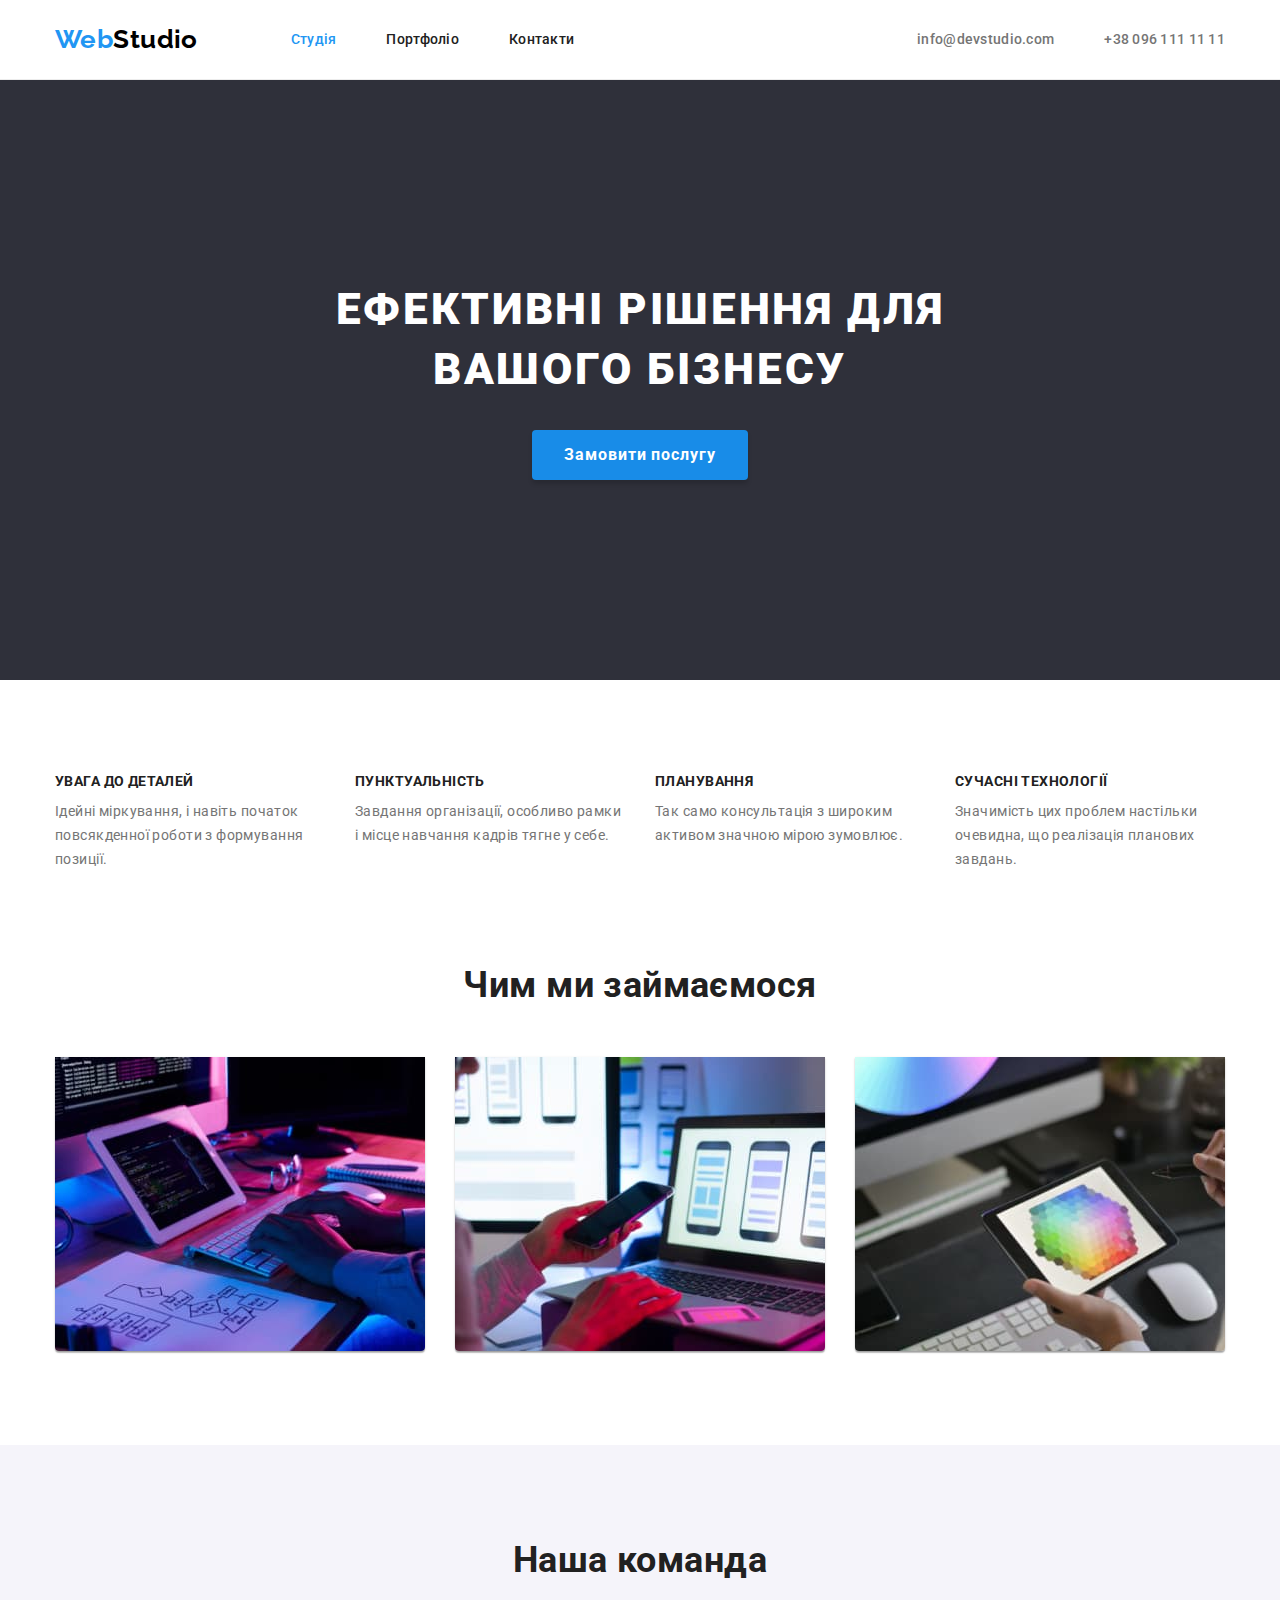
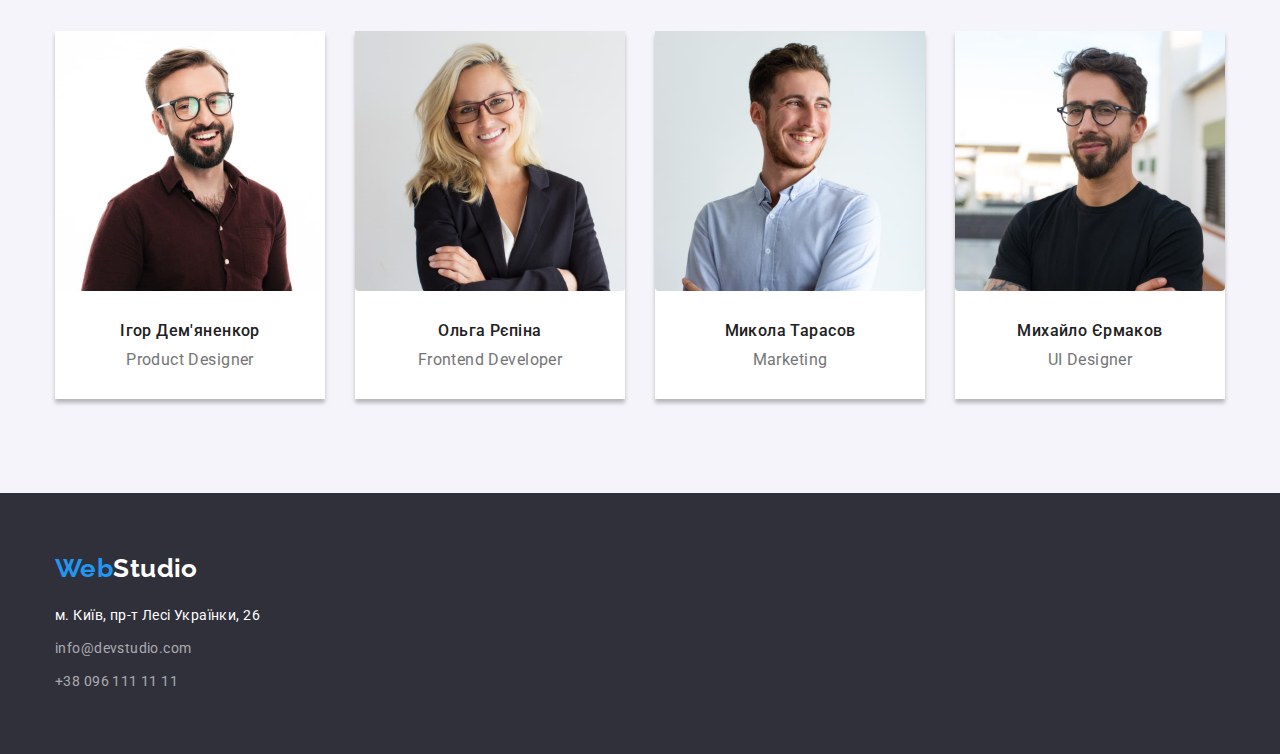
<file: index.html>
<!DOCTYPE html>
<html lang="uk">
  <head>
    <meta charset="UTF-8" />
    <meta http-equiv="X-UA-Compatible" content="IE=edge" />
    <meta name="viewport" content="width=device-width, initial-scale=1.0" />
    <title>Document</title>
    <link
      href="https://fonts.googleapis.com/css2?family=Raleway:wght@700&family=Roboto:wght@400;500;700;900&display=swap"
      rel="stylesheet"
    />
    <link
      rel="stylesheet"
      href="https://cdnjs.cloudflare.com/ajax/libs/modern-normalize/1.1.0/modern-normalize.min.css"
    />
    <link rel="stylesheet" href="./css/styles.css" />
  </head>

  <body>
    <header class="header">
      <div class="container">
        <nav class="main nav">
          <a class="logo" href="./index.html"
            ><span class="color-logo">Web</span
            ><span class="black-logo">Studio</span></a
          >

          <ul class="links">
            <li><a class="link current" href="./index.html">Студія</a></li>
            <li><a class="link" href="./portfolio.html">Портфоліо</a></li>
            <li><a class="link" href="#">Контакти</a></li>
          </ul>
        </nav>

        <ul class="contact">
          <li>
            <a href="mailto:info@devstudio.com" class="contacts"
              >info@devstudio.com</a
            >
          </li>

          <li>
            <a href="tel:+380961111111" class="contacts">+38 096 111 11 11</a>
          </li>
        </ul>
      </div>
    </header>
    <main>
      <section class="section hero-section">
        <div class="container hero-container">
          <h1 class="hero-title">Ефективні рішення для вашого бізнесу</h1>
          <button class="section-hero-button" type="button">
            Замовити послугу
          </button>
        </div>
      </section>

      <section class="section">
        <h2 class="visually-hidden">Особливості</h2>
        <div class="container">
          <ul class="peculiarities-list">
            <li class="list-about">
              <h3 class="peculiarities-title">УВАГА ДО ДЕТАЛЕЙ</h3>
              <p class="peculiarities-text">
                Ідейні міркування, і навіть початок повсякденної роботи з
                формування позиції.
              </p>
            </li>
            <li class="list-about">
              <h3 class="peculiarities-title">ПУНКТУАЛЬНІСТЬ</h3>
              <p class="peculiarities-text">
                Завдання організації, особливо рамки і місце навчання кадрів
                тягне у себе.
              </p>
            </li>
            <li class="list-about">
              <h3 class="peculiarities-title">ПЛАНУВАННЯ</h3>
              <p class="peculiarities-text">
                Так само консультація з широким активом значною мірою зумовлює.
              </p>
            </li>
            <li class="list-about">
              <h3 class="peculiarities-title">СУЧАСНІ ТЕХНОЛОГІЇ</h3>
              <p class="peculiarities-text">
                Значимість цих проблем настільки очевидна, що реалізація
                планових завдань.
              </p>
            </li>
          </ul>
        </div>
      </section>
      <section class="section section-about">
        <div class="container">
          <h2 class="section-title">Чим ми займаємося</h2>
          <ul class="work-list">
            <li class="section-work-image">
              <img
                src="./images/box-1.jpg"
                alt="Писати код на комп'ютері"
                width="370"
                height="294"
                class="section-work-image-first"
              />
            </li>
            <li>
              <img
                src="./images/box-2.jpg"
                alt="авторизація в додатку в компьютері за допомогою смартфона"
                width="370"
                height="294"
                class="section-work-image-second"
              />
            </li class="section-post">
            <li>
              <img
                src="./images/box-3.jpg"
                alt="вивчає программу на планшеті"
                width="370"
                height="294"
                class="section-work-image-trird"
              />
            </li>
          </ul>
        </div>
      </section>
      <section class="section section-team">
        <div class="container">
          <h2 class="section-comand-title">Наша команда</h2>
          <ul class="section-comand-list">
            <li class="section-post">
              <img
                src="./images/img-1.jpg"
                alt="Усміхнений хлопець в окулярах"
                width="270"
                height="260"
                class="section-comand-image-first"
              />
              <h3 class="section-comand-name">Ігор Дем'яненкоp</h3>
              <p class="section-comand-text">Product Designer</p>
            </li>
            <li class="section-post">
              <img
                src="./images/img-2.jpg"
                alt="Усміхнена дівчина в окулярах"
                width="270"
                height="260"
                class="section-comand-image-second"
              />
              <h3 class="section-comand-name">Ольга Рєпіна</h3>
              <p class="section-comand-text">Frontend Developer</p>
            </li>
            <li class="section-post">
              <img
                src="./images/img-3.jpg"
                alt="Усміхнений хлопець у білій сорочці"
                width="270"
                height="260"
                class="section-comand-image-trird"
              />
              <h3 class="section-comand-name">Микола Тарасов</h3>
              <p class="section-comand-text">Marketing</p>
            </li>
            <li class="section-post">
              <img
                src="./images/img-4.jpg"
                alt="Усміхнений хлопець в окулярах на вулиці"
                width="270"
                height="260"
                class="section-comand-image-fourth"
              />
              <h3 class="section-comand-name">Михайло Єрмаков</h3>
              <p class="section-comand-text">UI Designer</p>
            </li>
          </ul>
        </div>
      </section>
    </main>

    <footer class="footer">
      <div class="container">
        <a class="footer-logo" href="./index.html"
          ><span class="color-logo">Web</span
          ><span class="white-logo">Studio</span></a
        >
        <address>
          <ul class="footer-list">
            <li class="footer-link">
              <a href="#" class="footer-adress">
                м. Київ, пр-т Лесі Українки, 26</a
              >
            </li>
            <li class="footer-link">
              <a href="mailto:info@devstudio.com" class="footer-contact"
                >info@devstudio.com</a
              >
            </li>
            <li class="footer-link">
              <a href="tel:+380961111111" class="footer-contact"
                >+38 096 111 11 11</a
              >
            </li>
          </ul>
        </address>
      </div>
    </footer>
  </body>
</html>
</file>
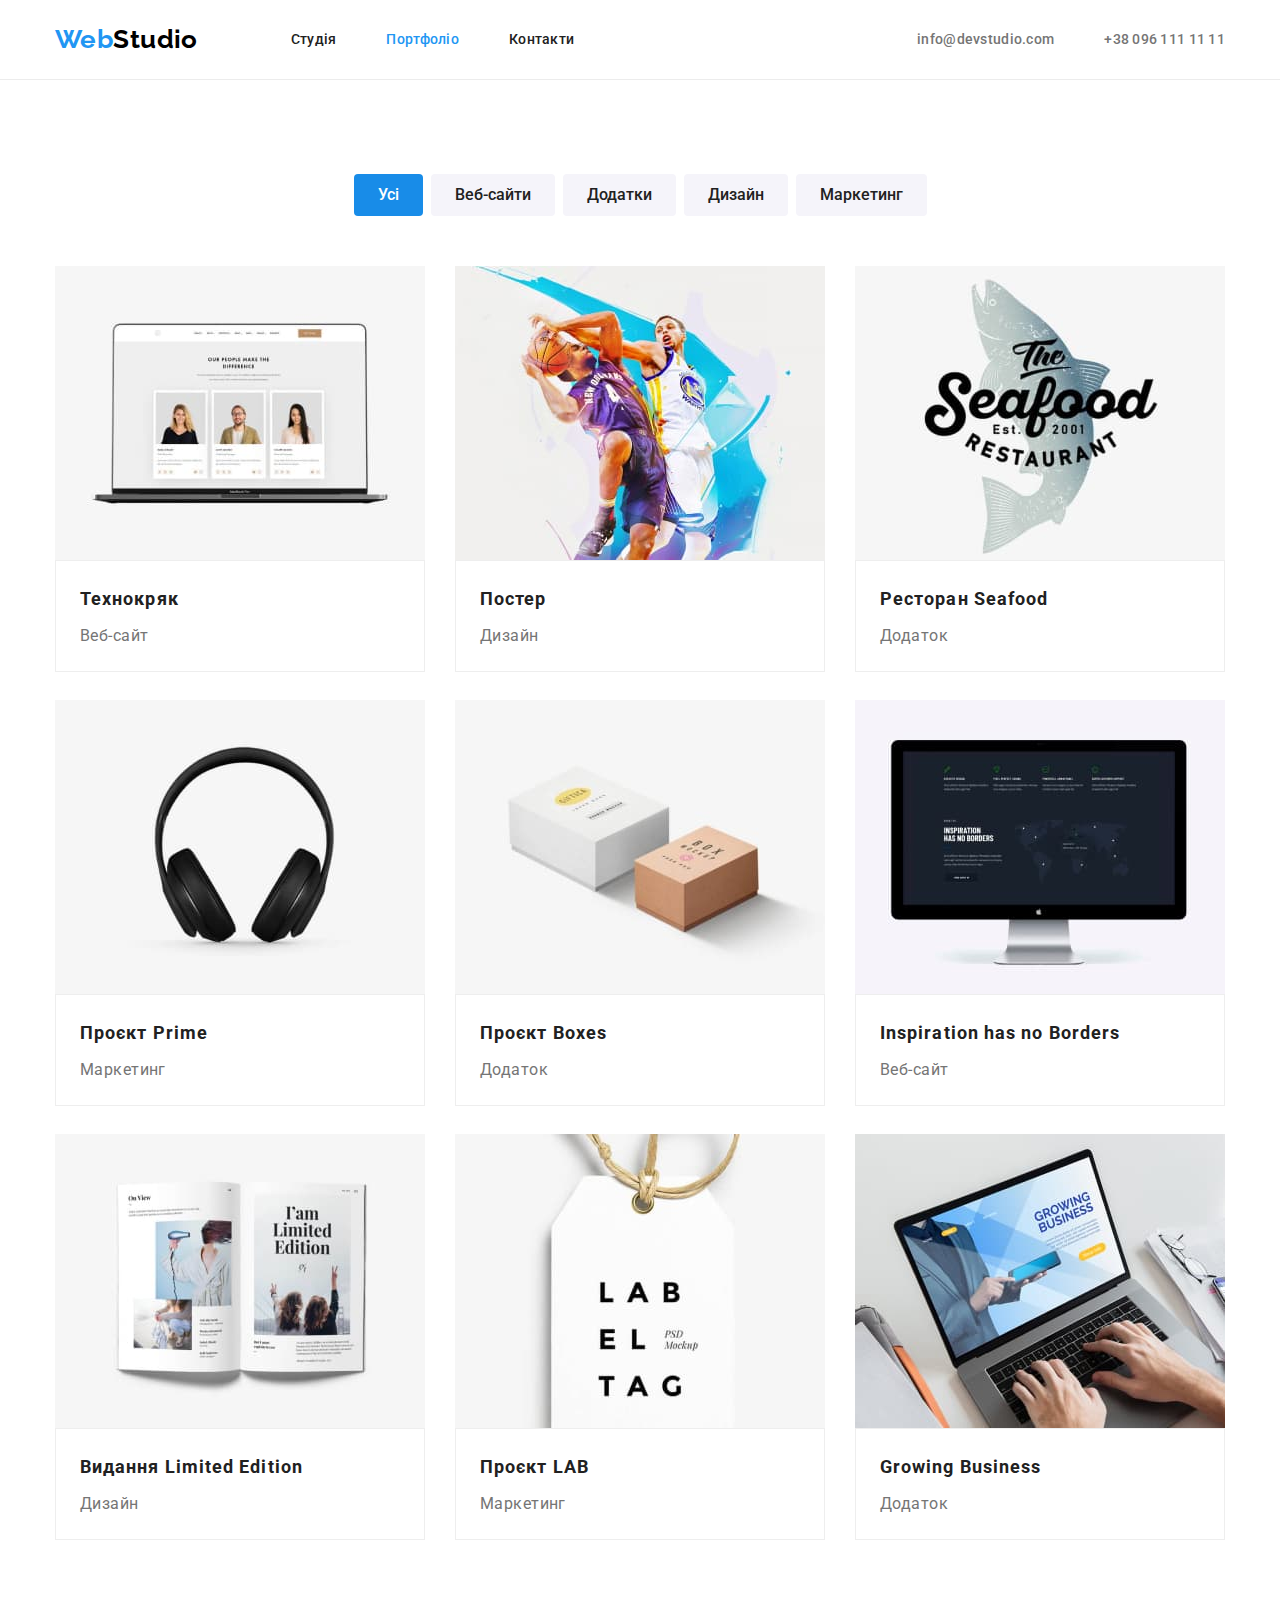
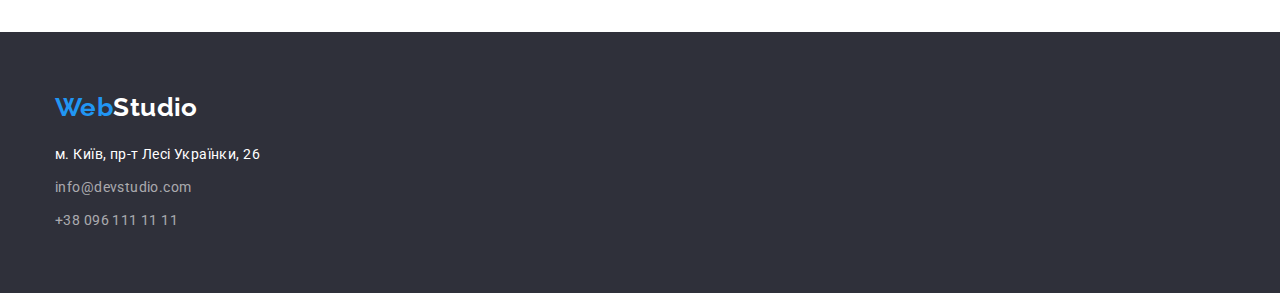
<file: portfolio.html>
<!DOCTYPE html>
<html lang="uk">
  <head>
    <meta charset="UTF-8" />
    <meta http-equiv="X-UA-Compatible" content="IE=edge" />
    <meta name="viewport" content="width=device-width, initial-scale=1.0" />
    <title>Document</title>
    <link
      href="https://fonts.googleapis.com/css2?family=Raleway:wght@700&family=Roboto:wght@400;500;700;900&display=swap"
      rel="stylesheet"
    />
    <link
      rel="stylesheet"
      href="https://cdnjs.cloudflare.com/ajax/libs/modern-normalize/1.1.0/modern-normalize.min.css"
    />
    <link rel="stylesheet" href="./css/styles.css" />
  </head>

  <body>
    <header class="header">
      <div class="container">
        <nav class="main nav">
          <a class="logo" href="./index.html"
            ><span class="color-logo">Web</span
            ><span class="black-logo">Studio</span></a
          >

          <ul class="links">
            <li><a class="link" href="./index.html">Студія</a></li>
            <li>
              <a class="link current" href="./portfolio.html">Портфоліо</a>
            </li>
            <li><a class="link" href="#">Контакти</a></li>
          </ul>
        </nav>

        <ul class="contact">
          <li>
            <a href="mailto:info@devstudio.com" class="contacts"
              >info@devstudio.com</a
            >
          </li>

          <li>
            <a href="tel:+380961111111" class="contacts">+38 096 111 11 11</a>
          </li>
        </ul>
      </div>
    </header>
    <main>
      <section class="section">
        <div class="container">
          <h1 class="visually-hidden"></h1>
          <ul class="portfolio-list">
            <li>
              <button class="active button" type="button">Усі</button>
            </li>
            <li>
              <button class="portfolio-nav-button" type="button">
                Веб-сайти
              </button>
            </li>
            <li>
              <button class="portfolio-nav-button" type="button">
                Додатки
              </button>
            </li>
            <li>
              <button class="portfolio-nav-button" type="button">Дизайн</button>
            </li>
            <li>
              <button class="portfolio-nav-button" type="button">
                Маркетинг
              </button>
            </li>
          </ul>

          <ul class="list-presentation">
            <li class="post">
              <img
                src="./images/techno.jpg"
                alt="Презентація"
                width="370"
                height="294"
              />
              <div class="demonstration">
                <h2 class="demonstration-title">Технокряк</h2>
                <p class="demonstration-text">Веб-сайт</p>
              </div>
            </li>
            <li class="post">
              <img
                src="./images/basketball.jpg"
                alt="basketball"
                width="370"
                height="294"
              />
              <div class="demonstration">
                <h2 class="demonstration-title">Постер</h2>
                <p class="demonstration-text">Дизайн</p>
              </div>
            </li>
            <li class="post">
              <img
                src="./images/fish.jpg"
                alt="Рибний ресторан"
                width="370"
                height="294"
              />
              <div class="demonstration">
                <h2 class="demonstration-title">Ресторан Seafood</h2>
                <p class="demonstration-text">Додаток</p>
              </div>
            </li>
            <li class="post">
              <img
                src="./images/headphones.jpg"
                alt="Навушники"
                width="370"
                height="294"
              />
              <div class="demonstration">
                <h2 class="demonstration-title">Проєкт Prime</h2>
                <p class="demonstration-text">Маркетинг</p>
              </div>
            </li>
            <li class="post">
              <img
                src="./images/boxes.jpg"
                alt="Коробки"
                width="370"
                height="294"
              />
              <div class="demonstration">
                <h2 class="demonstration-title">Проєкт Boxes</h2>
                <p class="demonstration-text">Додаток</p>
              </div>
            </li>
            <li class="post">
              <img
                src="./images/monitor.jpg"
                alt="Монітор"
                width="370"
                height="294"
              />
              <div class="demonstration">
                <h2 class="demonstration-title">Inspiration has no Borders</h2>
                <p class="demonstration-text">Веб-сайт</p>
              </div>
            </li>
            <li class="post">
              <img
                src="./images/book.jpg"
                alt="Книга лімітоване видання"
                width="370"
                height="294"
              />
              <div class="demonstration">
                <h2 class="demonstration-title">Видання Limited Edition</h2>
                <p class="demonstration-text">Дизайн</p>
              </div>
            </li>
            <li class="post">
              <img
                src="./images/lab.jpg"
                alt="Проект лаб"
                width="370"
                height="294"
              />
              <div class="demonstration">
                <h2 class="demonstration-title">Проєкт LAB</h2>
                <p class="demonstration-text">Маркетинг</p>
              </div>
            </li>
            <li class="post">
              <img
                src="./images/notebook.jpg"
                alt="Навчання на ноутбуці"
                width="370"
                height="294"
              />
              <div class="demonstration">
                <h2 class="demonstration-title">Growing Business</h2>
                <p class="demonstration-text">Додаток</p>
              </div>
            </li>
          </ul>
        </div>
      </section>
    </main>

    <footer class="footer">
      <div class="container">
        <a class="footer-logo" href="./index.html"
          ><span class="color-logo">Web</span
          ><span class="white-logo">Studio</span></a
        >
        <address>
          <ul class="footer-list">
            <li class="footer-link">
              <a href="#" class="footer-adress">
                м. Київ, пр-т Лесі Українки, 26</a
              >
            </li>
            <li class="footer-link">
              <a href="mailto:info@devstudio.com" class="footer-contact"
                >info@devstudio.com</a
              >
            </li>
            <li class="footer-link">
              <a href="tel:+380961111111" class="footer-contact"
                >+38 096 111 11 11</a
              >
            </li>
          </ul>
        </address>
      </div>
    </footer>
  </body>
</html>
</file>
<file: css/styles.css>
:root {
  --color: #ffffff;
  --primary-text-color: #757575;
  --header-color: #212121;
  --accent-color: #2196f3;
  --accent-btn-color: #188ce8;
}

body {
  color: var(--color);
  font-family: "Roboto", sans-serif;
  letter-spacing: 0.03em;
  font-size: 14px;
  color: var(--header-color);
  background-color: var(--color);
}

ul {
  list-style: none;
}

a {
  text-decoration: none;
}

h1,
h2,
h3,
p ul {
  margin: 0;
}

img {
  display: block;
  max-width: 100%;
  height: auto;
}

/* Container */

.container {
  margin-left: auto;
  margin-right: auto;
  width: 1200px;
  padding-left: 15px;
  padding-right: 15px;
}

.section {
  padding-top: 94px;
  padding-bottom: 94px;
}

.header {
  padding: 24px 0;
  border-bottom: 1px solid #ececec;
}

.header .container {
  display: flex;
  align-items: center;
}

.main.nav {
  display: flex;
  margin-right: auto;
}

.links {
  display: flex;
  align-items: center;
  column-gap: 50px;
  padding: 0;
  margin: 0;
}

.contact {
  display: flex;
  column-gap: 50px;
  margin: 0;
  padding: 0;
}

.hero-container {
  width: 696px;
  text-align: center;
  padding-top: 0;
  padding-bottom: 0;
}

.section-team {
  background-color: #f5f4fa;
}

.footer-logo {
  display: block;
  margin-bottom: 20px;
}

.peculiarities-list {
  display: flex;
  margin: 0;
  padding: 0;
  column-gap: 30px;
}

.peculiarities-text {
  display: flex;
  padding: 0;
  margin: 0;
  column-gap: 30px;
}

.section-post {
  background: var(--color);
  box-shadow: 0px 4px 4px rgb(0 0 0 / 25%);
}

.section-work-image-first,
.section-work-image-second,
.section-work-image-trird {
  box-shadow: 0px 1px 3px rgba(0, 0, 0, 0.12), 0px 1px 1px rgba(0, 0, 0, 0.14),
    0px 2px 1px rgba(0, 0, 0, 0.2);
  border-radius: 0px 0px 4px 4px;
  max-width: 100%;
}

.section-comand-list {
  display: flex;
  padding: 0;
  margin: 0;
  column-gap: 30px;
}

.visually-hidden {
  position: absolute;
  white-space: nowrap;
  width: 1px;
  height: 1px;
  overflow: hidden;
  border: 0;
  padding: 0;
  clip: rect(0 0 0 0);
  clip-path: inset(50%);
  margin: -1px;
}

.container .logo {
  margin-right: 93px;
}

.color-logo {
  font-family: "Raleway";
  font-style: normal;
  font-weight: 700;
  font-size: 26px;
  line-height: 1.19;
  color: var(--accent-color);
}

.black-logo {
  font-family: "Raleway";
  font-style: normal;
  font-weight: 700;
  font-size: 26px;
  line-height: 1.19;
  color: #000000;
}

.link.current {
  font-weight: 500;
  line-height: 1.14;
  letter-spacing: 0.02em;
  color: var(--accent-color);
  text-decoration: none;
}

.link {
  font-weight: 500;
  line-height: 1.14;
  letter-spacing: 0.02em;
  color: var(--header-color);
}

.contacts {
  color: var(--primary-text-color);
  font-weight: 500;
  line-height: 1.14;
  letter-spacing: 0.02em;
}

.hero-section {
  padding-top: 200px;
  padding-bottom: 200px;
  background: #2f303a;
}

.hero-title {
  padding-bottom: 30px;

  font-weight: 900;
  font-size: 44px;
  line-height: 1.36;
  text-align: center;
  letter-spacing: 0.06em;
  text-transform: uppercase;
  color: var(--color);
}

.section-hero-button:hover {
  box-shadow: 0px 4px 4px rgba(0, 0, 0, 0.15);
  border-radius: 4px;
}

.section-hero-button:focus {
  box-shadow: 0px 4px 4px rgba(0, 0, 0, 0.15);
  border-radius: 4px;
}

.section-hero-button {
  padding-top: 10px;
  padding-bottom: 10px;
  padding-left: 32px;
  padding-right: 32px;

  background: var(--accent-btn-color);
  cursor: pointer;
  box-shadow: 0px 4px 4px rgba(0, 0, 0, 0.15);
  border-radius: 4px;
  font-family: inherit;
  font-style: normal;
  font-weight: 700;
  font-size: 16px;
  line-height: 1.88;
  align-items: center;
  text-align: center;
  letter-spacing: 0.06em;
  color: var(--color);
  border: none;
}

.section-about {
  padding-top: 0;
}

.list-about {
  width: 270px;
}

.peculiarities-title {
  font-size: 14px;
  line-height: 1.14;
  text-transform: uppercase;
  margin-bottom: 10px;
}

.peculiarities-text {
  line-height: 1.71;
  color: var(--primary-text-color);
}

.section-title {
  margin-bottom: 50px;
  text-align: center;
  font-size: 36px;
  line-height: 1.16;
}

.work-list {
  padding: 0;
  margin: 0;
  display: flex;
  column-gap: 30px;
}

.section-comand-title {
  margin-bottom: 50px;
  font-size: 36px;
  line-height: 1.17;
  text-align: center;
}

.section-comand {
  filter: drop-shadow(0px 4px 4px rgba(0, 0, 0, 0.25));
}

.section-comand-image-first,
.section-comand-image-second,
.section-comand-image-trird,
.section-comand-image-fourth {
  max-width: 100%;
  height: auto;
  background: var(--color);
  border-radius: 0px 0px 4px 4px;
}

.section-comand-name {
  padding-top: 30px;
  margin-bottom: 10px;
  font-weight: 500;
  font-size: 16px;
  line-height: 1.19;
  text-align: center;
}

.section-comand-text {
  margin: 0;
  padding-bottom: 30px;
  font-size: 16px;
  line-height: 1.19;
  text-align: center;
  color: var(--primary-text-color);
}

.portfolio.nav {
  padding-top: 94px;
  padding-bottom: 94px;
}

.portfolio-nav {
  filter: drop-shadow(0px 4px 4px rgba(0, 0, 0, 0.25));
}

.portfolio-list {
  display: flex;
  padding: 0;
  margin: 0;
  column-gap: 8px;
  margin-bottom: 50px;
  justify-content: center;
}

.post {
  width: 370px;
  height: 404px;
}

.list-presentation {
  margin-top: 0;
  margin-bottom: 0;
  display: flex;
  gap: 30px;
  flex-wrap: wrap;
  padding: 0;
}

.portfolio-nav-button:hover {
  background: var(--accent-btn-color);
  color: #ffffff;
}

.portfolio-nav-button:focus {
  background: var(--accent-btn-color);
  color: #ffffff;
}

.portfolio-nav-button {
  padding: 6px 22px;

  color: #212121;
  background: #f5f4fa;
  font-family: inherit;
  font-style: normal;
  font-weight: 500;
  font-size: 16px;
  line-height: 1.63;
  text-align: center;
  border-color: transparent;
  cursor: pointer;
  border-radius: 4px;
}

.active.button {
  padding: 6px 22px;

  color: #ffffff;
  background: var(--accent-btn-color);
  font-family: inherit;
  font-style: normal;
  font-weight: 500;
  font-size: 16px;
  line-height: 1.63;
  text-align: center;
  border-color: transparent;
  cursor: pointer;
  border-radius: 4px;
}

.active.button:hover {
  color: var(--color);
}

.active.button:focus {
  color: var(--color);
}

.demonstration-image-techno {
  background: var(--color);
}

.demonstration-image-basketball {
  background: var(--color);
  border: 1px solid #eeeeee;
}

.demonstration-image-fish {
  background: var(--color);
  border: 1px solid #eeeeee;
}

.demonstration-image-headphones {
  background: var(--color);
  border: 1px solid #eeeeee;
}

.demonstration-image-boxes {
  background: var(--color);
  border: 1px solid #eeeeee;
}

.demonstration-image-monitor {
  background: var(--color);
  border: 1px solid #eeeeee;
}

.demonstration-image-book {
  background: var(--color);
  border: 1px solid #eeeeee;
}

.demonstration-image-lab {
  background: var(--color);
  border: 1px solid #eeeeee;
}

.demonstration-image-notebook {
  background: var(--color);
  border: 1px solid #eeeeee;
}

.demonstration {
  padding: 20px 24px;
  border: 1px solid #eeeeee;
}

.demonstration-title {
  padding: 0;
  margin: 0;
  margin-bottom: 4px;
  font-size: 18px;
  line-height: 2;
  letter-spacing: 0.06em;
}

.demonstration-text {
  padding: 0;
  margin: 0;
  font-size: 16px;
  line-height: 1.88;
  color: var(--primary-text-color);
}

.footer {
  padding-top: 60px;
  padding-bottom: 60px;

  background: #2f303a;
}

.white-logo {
  font-family: "Raleway";
  font-style: normal;
  font-weight: 700;
  font-size: 26px;
  line-height: 1.19;
  color: var(--color);
}

.footer-list {
  display: block;
  margin: 0;
  padding: 0;
  flex-direction: column;
}

.footer-list .footer-adress {
  margin: 0;
  padding: 0;
  font-style: normal;
  line-height: 1.71;
  color: var(--color);
  text-decoration: none;
}

.footer-contact {
  margin: 0;
  padding: 0;
  font-style: normal;
  line-height: 1.71;
  color: rgba(255, 255, 255, 0.6);
}

.footer-contact:hover {
  color: var(--accent-color);
}

..footer-contact:focus {
  color: var(--accent-color);
}

.footer-link {
  margin-bottom: 9px;
}

.footer-link:last-child {
  margin-bottom: 0;
}
</file>
